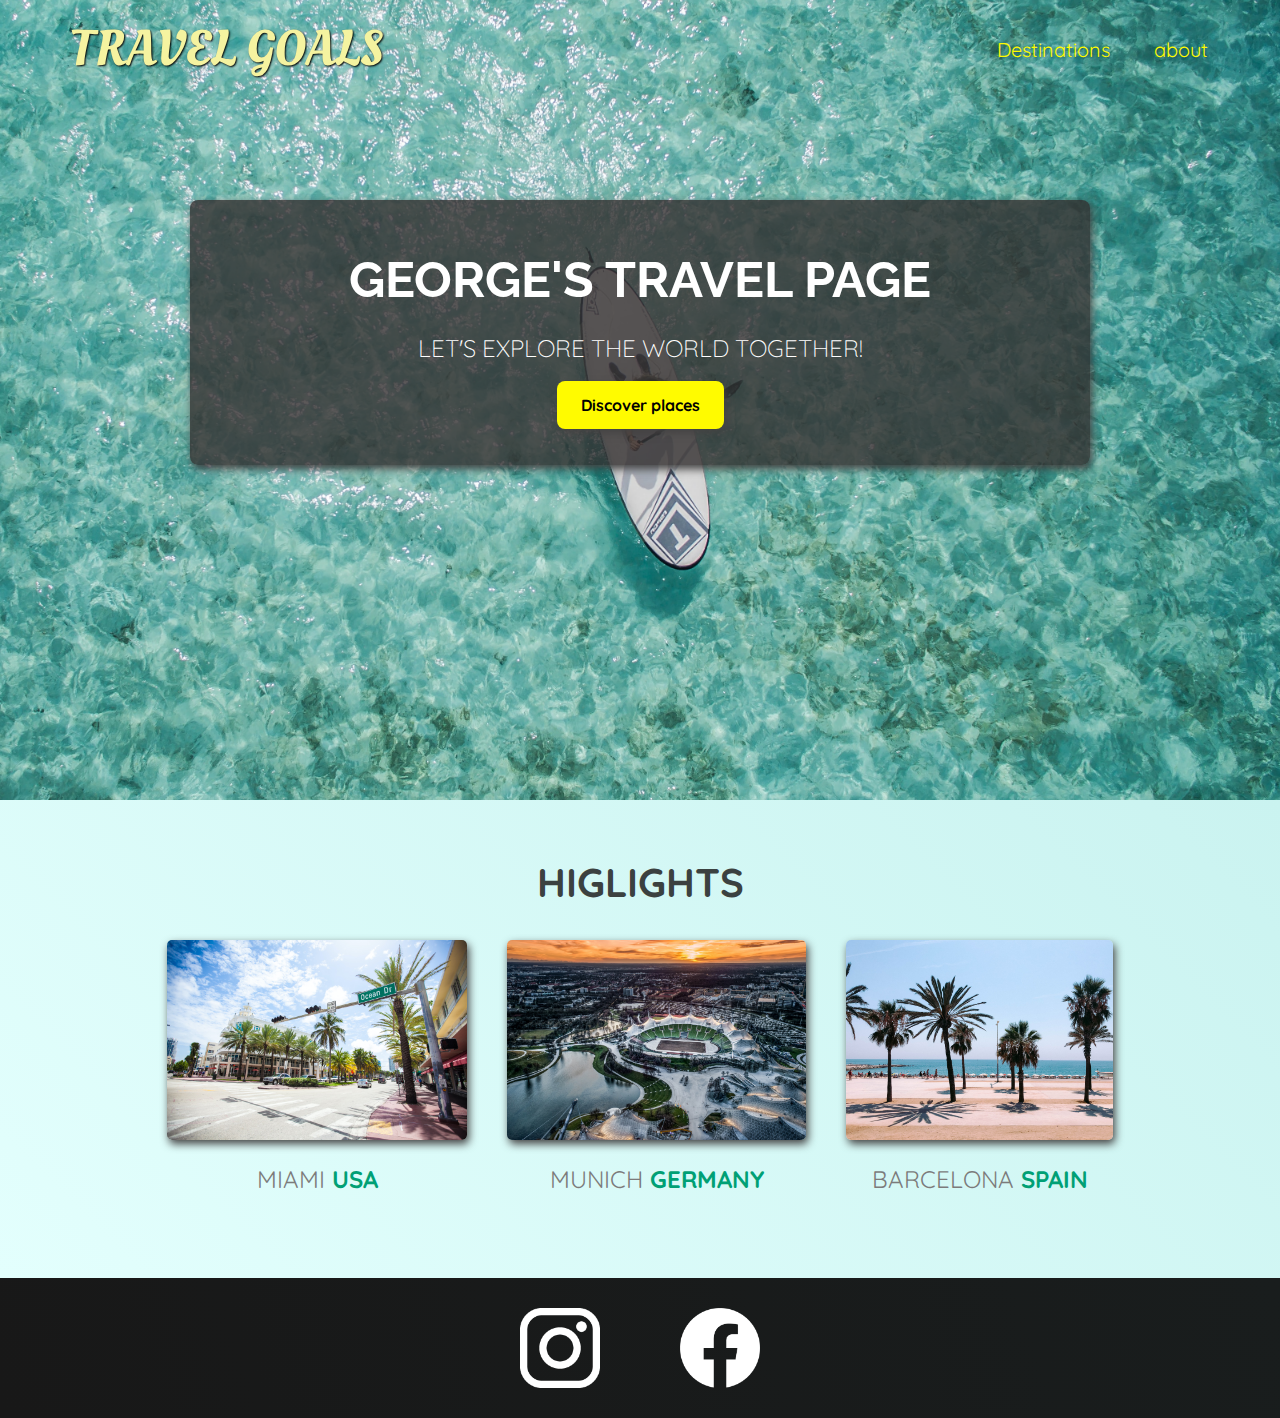
<file: index.html>
<!DOCTYPE html>
<html lang="en">
  <head>
    <meta charset="UTF-8" />
    <link
      href="https://fonts.googleapis.com/css2?family=Raleway:wght@700&family=Oleo+Script:wght@700&family=Quicksand:wght@300;500;700&display=swap"
      rel="stylesheet"
    />
    <link href="shared.css" rel="stylesheet" />
    <link href="styles.css" rel="stylesheet" />
    <title>Travel Goals</title>
  </head>
  <body>
    <header>
      <div id="page-logo">
        <a href="/index.html">Travel Goals</a>
      </div>
      <nav>
        <ul>
          <li><a href="/places.html">Destinations</a></li>
          <li><a href="">about</a></li>
        </ul>
      </nav>
    </header>
    <main>
      <section id="hero">
        <div id="hero-content">
          <h1>George's Travel Page</h1>
          <p>Let's explore the world together!</p>
          <a href="/places.html">Discover places</a>
        </div>
      </section>
      <section id="higlight">
        <h2>Higlights</h2>
        <ul id="destinations">
          <li class="destination">
            <img src="/images/places/miami.jpg" alt="Streets of miami" />
            <p>Miami <strong>USA</strong></p>
          </li>
          <li class="destination">
            <img
              src="/images/places/munich.jpg"
              alt="munich stadium in winter"
            />
            <p>Munich <strong>Germany</strong></p>
          </li>
          <li class="destination">
            <img
              src="/images/places/barcelona.jpg"
              alt="sunny day, palms and beach"
            />
            <p>Barcelona <strong>Spain</strong></p>
          </li>
        </ul>
      </section>
    </main>
    <footer>
      <ul>
        <li>
          <a href="https://www.instagram.com"
            ><img src="/images/icons/insta.png" alt="instagram logo"
          /></a>
        </li>
        <li>
          <a href="https://www.facebook.com"
            ><img src="/images/icons/facebook.png" alt="facebook logo"
          /></a>
        </li>
      </ul>
    </footer>
  </body>
</html>
</file>
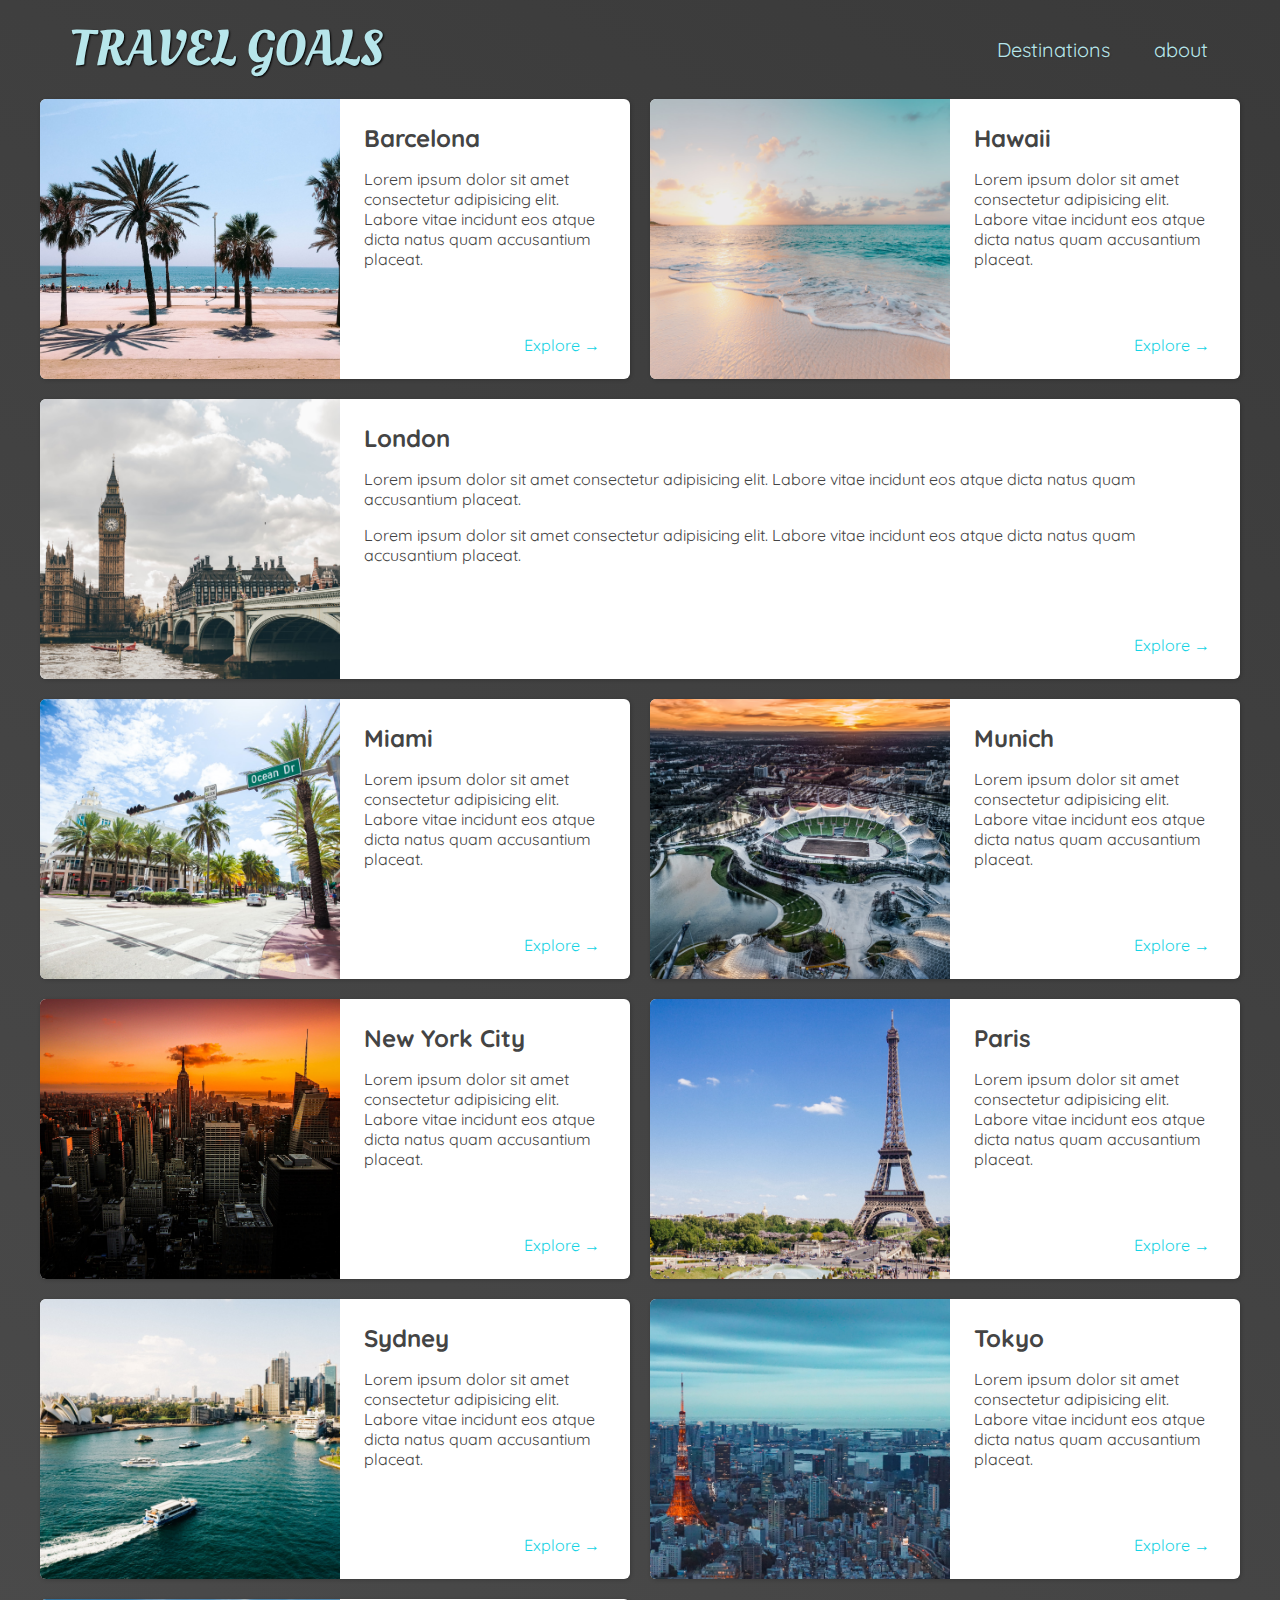
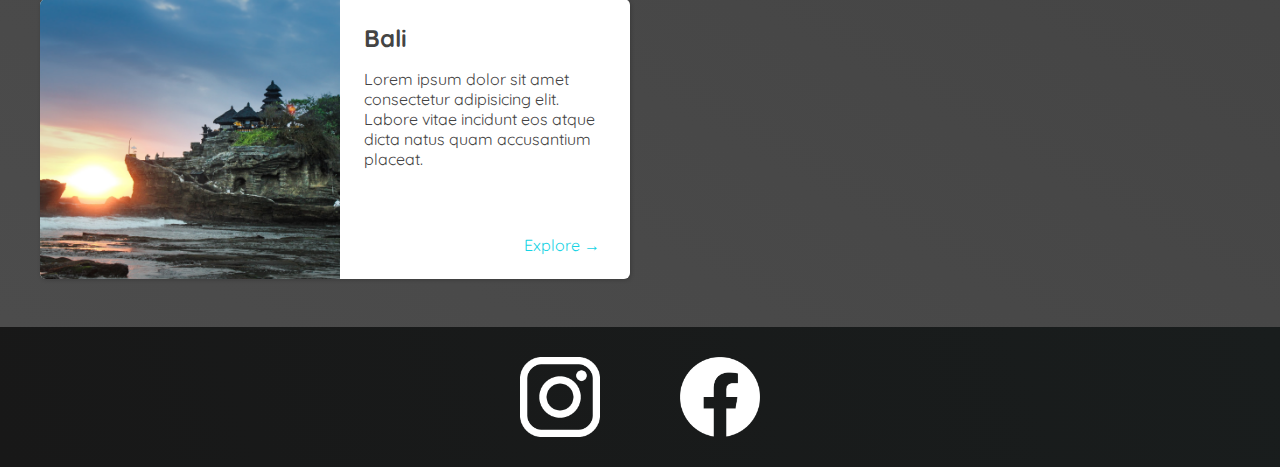
<file: places.html>
<!DOCTYPE html>
<html lang="en">
  <head>
    <meta charset="UTF-8" />
    <link
      href="https://fonts.googleapis.com/css2?family=Raleway:wght@700&family=Oleo+Script:wght@700&family=Quicksand:wght@300;500;700&display=swap"
      rel="stylesheet"
    />
    <link href="shared.css" rel="stylesheet" />
    <link href="places.css" rel="stylesheet" />
    <title>Travel Goals</title>
  </head>
  <body>
    <header>
      <div id="page-logo">
        <a href="/index.html">Travel Goals</a>
      </div>
      <nav>
        <ul>
          <li><a href="/places.html">Destinations</a></li>
          <li><a href="">about</a></li>
        </ul>
      </nav>
    </header>
    <main>
      <ul>
        <li>
          <img src="images/places/barcelona.jpg" alt="City of Barcelona" />
          <div class="item-content">
            <div>
              <h2>Barcelona</h2>
              <p>
                Lorem ipsum dolor sit amet consectetur adipisicing elit. Labore
                vitae incidunt eos atque dicta natus quam accusantium placeat.
              </p>
            </div>
            <div class="actions">
              <a href="https://en.wikipedia.org/wiki/Barcelona">Explore &#x2192</a>
            </div>
          </div>
        </li>
        <li>
          <img src="images/places/hawaii.jpg" alt="Hawaii beach" />
          <div class="item-content">
            <div>
              <h2>Hawaii</h2>
              <p>
                Lorem ipsum dolor sit amet consectetur adipisicing elit. Labore
                vitae incidunt eos atque dicta natus quam accusantium placeat.
              </p>
            </div>
            <div class="actions">
              <a href="hhttps://en.wikipedia.org/wiki/Hawaii">Explore &#x2192</a>
            </div>
          </div>
        </li>
        <li>
          <img src="images/places/london.jpg" alt="London city" />
          <div class="item-content">
            <div>
              <h2>London</h2>
              <p>
                Lorem ipsum dolor sit amet consectetur adipisicing elit. Labore
                vitae incidunt eos atque dicta natus quam accusantium placeat.
              </p>
              <p>
                Lorem ipsum dolor sit amet consectetur adipisicing elit. Labore
                vitae incidunt eos atque dicta natus quam accusantium placeat.
              </p>
            </div>
            <div class="actions">
              <a href="https://en.wikipedia.org/wiki/London">Explore &#x2192</a>
            </div>
          </div>
        </li>
        <li>
          <img src="images/places/miami.jpg" alt="Miami streets" />
          <div class="item-content">
            <div>
              <h2>Miami</h2>
              <p>
                Lorem ipsum dolor sit amet consectetur adipisicing elit. Labore
                vitae incidunt eos atque dicta natus quam accusantium placeat.
              </p>
            </div>
            <div class="actions">
              <a href="https://en.wikipedia.org/wiki/Miami">Explore &#x2192</a>
            </div>
          </div>
        </li>
        <li>
          <img src="images/places/munich.jpg" alt="Munich football stadium" />
          <div class="item-content">
            <div>
              <h2>Munich</h2>
              <p>
                Lorem ipsum dolor sit amet consectetur adipisicing elit. Labore
                vitae incidunt eos atque dicta natus quam accusantium placeat.
              </p>
            </div>
            <div class="actions">
              <a href="https://en.wikipedia.org/wiki/Munich">Explore &#x2192</a>
            </div>
          </div>
        </li>
        <li>
          <img src="images/places/new-york-city.jpg" alt="New York City skyline" />
          <div class="item-content">
            <div>
              <h2>New York City</h2>
              <p>
                Lorem ipsum dolor sit amet consectetur adipisicing elit. Labore
                vitae incidunt eos atque dicta natus quam accusantium placeat.
              </p>
            </div>
            <div class="actions">
              <a href="https://en.wikipedia.org/wiki/New_York_City"
                >Explore &#x2192</a
              >
            </div>
          </div>
        </li>
        <li>
          <img src="images/places/paris.jpg" alt="Paris city" />
          <div class="item-content">
            <div>
              <h2>Paris</h2>
              <p>
                Lorem ipsum dolor sit amet consectetur adipisicing elit. Labore
                vitae incidunt eos atque dicta natus quam accusantium placeat.
              </p>
            </div>
            <div class="actions">
              <a href="https://en.wikipedia.org/wiki/Paris">Explore &#x2192</a>
            </div>
          </div>
        </li>
        <li>
          <img src="images/places/sydney.jpg" alt="Sydney beach" />
          <div class="item-content">
            <div>
              <h2>Sydney</h2>
              <p>
                Lorem ipsum dolor sit amet consectetur adipisicing elit. Labore
                vitae incidunt eos atque dicta natus quam accusantium placeat.
              </p>
            </div>
            <div class="actions">
              <a href="https://en.wikipedia.org/wiki/Sydney">Explore &#x2192</a>
            </div>
          </div>
        </li>
        <li>
          <img src="images/places/tokyo.jpg" alt="Tokyo skyline" />
          <div class="item-content">
            <div>
              <h2>Tokyo</h2>
              <p>
                Lorem ipsum dolor sit amet consectetur adipisicing elit. Labore
                vitae incidunt eos atque dicta natus quam accusantium placeat.
              </p>
            </div>
            <div class="actions">
              <a href="https://en.wikipedia.org/wiki/Tokyo">Explore &#x2192</a>
            </div>
          </div>
        </li>
        <li>
          <img src="images/places/bali.jpg" alt="Bali beach" />
          <div class="item-content">
            <div>
              <h2>Bali</h2>
              <p>
                Lorem ipsum dolor sit amet consectetur adipisicing elit. Labore
                vitae incidunt eos atque dicta natus quam accusantium placeat.
              </p>
            </div>
            <div class="actions">
              <a href="https://en.wikipedia.org/wiki/Bali">Explore &#x2192</a>
            </div>
          </div>
        </li>
      </ul>
    </main>
    <footer>
      <ul>
        <li>
          <a href="https://www.instagram.com"
            ><img src="/images/icons/insta.png" alt="instagram logo"
          /></a>
        </li>
        <li>
          <a href="https://www.facebook.com"
            ><img src="/images/icons/facebook.png" alt="facebook logo"
          /></a>
        </li>
      </ul>
    </footer>
  </body>
</html>
</file>
<file: shared.css>
body {
    font-family: "Quicksand", sans-serif;
    margin: 0;
}

ul {
    list-style: none;
    margin: 0;
    padding: 0;
}

header {
    display: flex;
    justify-content: space-between;
    align-items: center;
    padding: 15px 60px;
    position: absolute;
    width: 100%;
    box-sizing: border-box;
}

#page-logo a {
    padding: 10px;
    font-family: "Oleo Script", sans-serif;
    color: rgb(245, 243, 160);
    font-size: 50px;
    text-decoration: none;
    text-transform: uppercase;
    text-shadow: 1px 1px 2px rgb(0, 0, 0);
}

header ul {
    display: flex;
    justify-content: end;
}

header li {
    margin-left: 20px;
}

header a {
    color: rgb(255, 251, 0);
    text-decoration: none;
    font-size: 20px;
    padding: 12px;
    text-shadow: 1px 1px 2px rgba(0, 0, 0, 0.2);
    border-radius: 6px;
}

header nav a:hover {
    color: rgb(77, 77, 77);
    background-color: rgb(255, 251, 0);
}

footer {
    background: linear-gradient(70deg, rgb(24, 24, 24), rgb(25, 29, 29));
    padding: 30px;
}

footer ul {
    display: flex;
    justify-content: center;

}

footer li {
    width: 80px;
    height: 80px;
    margin: 0 40px;
}

footer img {
    width: 100%;
    height: 100%;
}
</file>
<file: styles.css>
#hero {
  height: 800px;
  background-image: url("/images/places/ocean.jpg");
  background-position: center;
  background-size: cover;
}

#hero-content {
  width: 900px;
  background-color: rgba(51, 47, 47, 0.8);
  box-shadow: 2px 4px 8px rgb(68, 67, 67);
  border-radius: 8px;
  text-align: center;
  padding: 50px 0;
  margin: 0 auto;
  position: relative;
  top: 200px;
}

#hero-content h1 {
  color: white;
  font-family: "Raleway", sans-serif;
  margin: 0;
  font-size: 50px;
  text-transform: uppercase;
}

#hero-content p {
  color: white;
  font-size: 24px;
  text-transform: uppercase;
  font-weight: 300;
  margin-bottom: 32px;
}

#hero-content a {
  text-decoration: none;
  color: black;
  background-color: rgb(255, 251, 0);
  padding: 14px 24px;
  font-weight: bold;
  border-radius: 8px;
  box-shadow: 2px 4px 8px rgb(68, 67, 67);
}

#hero-content a:hover {
  background-color: rgba(255, 238, 0);
}

#higlight {
  padding: 24px;
  background: linear-gradient(45deg, rgb(227, 255, 253), rgb(202, 243, 240));
}

#higlight h2 {
  text-transform: uppercase;
  text-align: center;
  font-size: 40px;
  color: rgb(59, 65, 64);
}

#destinations {
  display: flex;
  width: 90%;
  margin: auto;
  margin-bottom: 40px;
  justify-content: center;
}

.destination {
  margin: 0 20px;
  text-transform: uppercase;
}

.destination p {
  text-align: center;
  font-size: 24px;
  color: rgb(124, 123, 123);
  margin: 20px 0;
}

.destination img {
  height: 200px;
  width: 100%;
  box-shadow: 2px 4px 8px rgb(68, 67, 67);
  border-radius: 5px;
  object-fit: cover;
}

.destination strong {
  color: rgb(0, 160, 117);
}
</file>
<file: places.css>
body {
  background: linear-gradient(30deg, rgb(77, 77, 77), rgb(58, 58, 58));
  color: rgb(68, 68, 68);
}

#page-logo a {
  color: rgb(183, 230, 235);
}

header {
  position: static;
}

header a {
  color: rgb(183, 230, 235);
}

header nav a:hover {
    background-color: rgb(183, 230, 235);
    color: rgb(59, 59, 59);
}

main ul {
  width: 1200px;
  margin: 0 auto 48px auto;
  display: grid;
  grid-template-columns: 1fr 1fr;
  gap: 20px 20px;
}

main li {
  display: flex;
  background-color: white;
  border-radius: 6px;
  box-shadow: 1px 1px 4px rgba(0, 0, 0, 0.2);
  overflow: hidden;
}

main li img {
  width: 300px;
  height: 280px;
  object-fit: cover;
}

main li:nth-of-type(3) {
  grid-column: 1 / 3;
}

.item-content {
  padding: 24px;
  display: flex;
  flex-direction: column;
  justify-content: space-between;
}

.item-content h2 {
    margin: 0;
}

.actions {
  text-align: right;
}

.actions a {
  text-decoration: none;
  padding: 6px;
  color: rgb(22, 211, 228);
  border-radius: 8px;
}

.actions a:hover {
  background-color: rgb(235, 253, 255);
}
</file>
